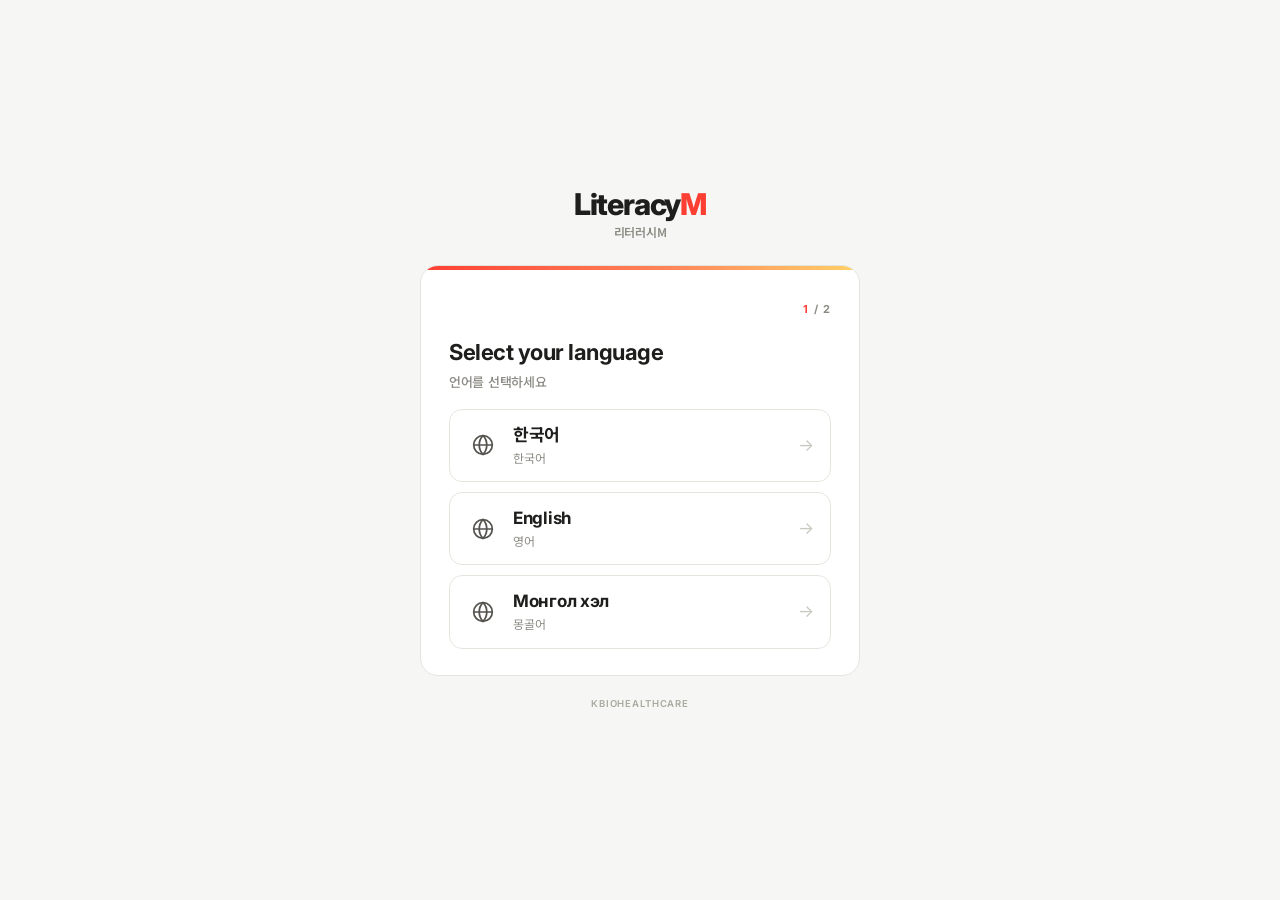
<file: index.html>
<!DOCTYPE html>
<html lang="ko">
<head>
<meta charset="utf-8" />
<meta name="viewport" content="width=device-width,initial-scale=1.0" />
<title>LiteracyM 사용자 매뉴얼</title>
<meta name="description" content="사용하시는 기기를 선택하면 회원가입·앱 설치·로그인 가이드가 열립니다." />
<meta name="theme-color" content="#f6f6f4" />
<link rel="preconnect" href="https://fonts.googleapis.com">
<link rel="preconnect" href="https://fonts.gstatic.com" crossorigin>
<link href="https://fonts.googleapis.com/css2?family=Inter:wght@400;500;600;700;800&family=Noto+Sans+KR:wght@400;500;600;700;900&display=swap" rel="stylesheet">
<style>
:root{
  --bg:#f6f6f4; --surface:#ffffff; --ink:#1e1e1c; --ink-soft:#54534e; --ink-faint:#8b8a83;
  --line:#e5e5df; --line-soft:#f0f0ea; --accent:#FD3F33; --accent-soft:#fff1ef;
}
*,*::before,*::after{box-sizing:border-box;margin:0;padding:0}
html{-webkit-text-size-adjust:100%}
body{font-family:'Noto Sans KR','Apple SD Gothic Neo',sans-serif;background:var(--bg);color:var(--ink);
  -webkit-font-smoothing:antialiased;line-height:1.6;min-height:100vh;min-height:100dvh;
  display:flex;flex-direction:column;align-items:center;padding:26px 18px 30px}

/* ---------- brand ---------- */
.brand{display:flex;flex-direction:column;align-items:center;gap:3px;margin-bottom:24px;flex:none}
.brand .wm{font-family:'Inter',sans-serif;font-size:26px;font-weight:800;letter-spacing:-1.2px;line-height:1}
.brand .wm em{font-style:normal;color:var(--accent)}
.brand .ko{font-size:12px;font-weight:600;color:var(--ink-faint);letter-spacing:-.3px}

/* ---------- card ---------- */
.app{width:100%;max-width:440px;display:flex;flex-direction:column}
.card{background:var(--surface);border:1px solid var(--line);border-radius:18px;
  padding:22px 20px 22px;position:relative;overflow:hidden}
.card::before{content:"";position:absolute;inset:0 0 auto;height:4px;
  background:linear-gradient(90deg,var(--accent),#ff8a5c 60%,#ffd166)}

/* ---------- step ---------- */
.step{display:none}
.step.on{display:block;animation:sin .26s ease both}
@keyframes sin{from{opacity:0;transform:translateX(10px)}to{opacity:1;transform:none}}
@media(prefers-reduced-motion:reduce){.step.on{animation:none}}

.top{display:flex;align-items:center;gap:10px;min-height:30px;margin-bottom:14px}
.back{border:none;background:none;font:inherit;font-size:13px;font-weight:700;color:var(--ink-faint);
  cursor:pointer;padding:6px 10px 6px 0;display:flex;align-items:center;gap:5px;border-radius:8px}
.back:hover{color:var(--accent)}
.back:focus-visible{outline:2px solid var(--accent);outline-offset:2px}
.top .sp{flex:1}
.count{font-family:'Inter',sans-serif;font-size:11px;font-weight:700;letter-spacing:.1em;color:var(--ink-faint)}
.count b{color:var(--accent)}

.doc-title{font-size:12.5px;font-weight:700;color:var(--accent);letter-spacing:-.3px;margin-bottom:7px;
  line-height:1.45}
h1{font-family:'Inter','Noto Sans KR',sans-serif;font-size:20px;font-weight:700;letter-spacing:-.5px;
  line-height:1.35;text-wrap:balance}
h1 span{display:block;font-family:'Noto Sans KR',sans-serif;font-size:13px;font-weight:500;
  color:var(--ink-faint);letter-spacing:-.3px;margin-top:5px}

/* ---------- options ---------- */
.opts{display:flex;flex-direction:column;gap:10px;margin-top:18px}
.opt{display:flex;align-items:center;gap:13px;width:100%;min-height:70px;padding:14px 16px;
  border:1.5px solid var(--line);border-radius:13px;background:var(--surface);
  font:inherit;color:var(--ink);text-align:left;text-decoration:none;cursor:pointer;
  transition:border-color .13s,background .13s,transform .08s;-webkit-tap-highlight-color:transparent}
.opt:hover{border-color:var(--accent);background:var(--accent-soft)}
.opt:active{transform:scale(.985)}
.opt:focus-visible{outline:2px solid var(--accent);outline-offset:2px}
.opt .ic{flex:none;width:34px;display:flex;align-items:center;justify-content:center;color:var(--ink-soft)}
.opt:hover .ic{color:var(--accent)}
.opt .tx{flex:1;min-width:0}
.opt .main{display:block;font-family:'Inter','Noto Sans KR',sans-serif;font-size:17px;font-weight:700;
  letter-spacing:-.3px;line-height:1.3}
.opt .sub{display:block;font-size:12px;color:var(--ink-faint);margin-top:2px}
.opt .go{flex:none;font-family:'Inter',sans-serif;font-size:17px;color:#c8c8bf}
.opt:hover .go{color:var(--accent)}

/* ---------- footer ---------- */
.note{margin-top:16px;font-size:11.5px;color:var(--ink-faint);text-align:center;line-height:1.7}
.mark{font-family:'Inter',sans-serif;font-size:9.5px;font-weight:600;letter-spacing:.09em;
  color:#a9a9a0;text-align:center;margin-top:20px;flex:none}

@media(min-width:520px){
  body{justify-content:center;padding:40px 20px}
  .card{padding:28px 28px 26px}
  h1{font-size:22px}
  .brand .wm{font-size:30px}
}

</style>
</head>
<body>

<div class="brand">
  <div class="wm">Literacy<em>M</em></div>
  <div class="ko">리터러시M</div>
</div>

<main class="app">
  <div class="card">

    <section class="step on" id="pick-lang">
      <div class="top"><span class="sp"></span><span class="count"><b>1</b> / 2</span></div>
      <h1>Select your language<span>언어를 선택하세요</span></h1>
      <div class="opts">
        <button class="opt" type="button" data-go="lang-ko">
          <span class="ic"><svg width="26" height="26" viewBox="0 0 24 24" fill="none" stroke="currentColor" stroke-width="1.6" stroke-linecap="round"><circle cx="12" cy="12" r="8.6"/><path d="M3.6 12h16.8"/><path d="M12 3.4c2.3 2.3 3.5 5.3 3.5 8.6S14.3 18.3 12 20.6c-2.3-2.3-3.5-5.3-3.5-8.6S9.7 5.7 12 3.4z"/></svg></span>
          <span class="tx"><span class="main">한국어</span><span class="sub">한국어</span></span>
          <span class="go">&rarr;</span>
        </button>
        <button class="opt" type="button" data-go="lang-en">
          <span class="ic"><svg width="26" height="26" viewBox="0 0 24 24" fill="none" stroke="currentColor" stroke-width="1.6" stroke-linecap="round"><circle cx="12" cy="12" r="8.6"/><path d="M3.6 12h16.8"/><path d="M12 3.4c2.3 2.3 3.5 5.3 3.5 8.6S14.3 18.3 12 20.6c-2.3-2.3-3.5-5.3-3.5-8.6S9.7 5.7 12 3.4z"/></svg></span>
          <span class="tx"><span class="main">English</span><span class="sub">영어</span></span>
          <span class="go">&rarr;</span>
        </button>
        <button class="opt" type="button" data-go="lang-mn">
          <span class="ic"><svg width="26" height="26" viewBox="0 0 24 24" fill="none" stroke="currentColor" stroke-width="1.6" stroke-linecap="round"><circle cx="12" cy="12" r="8.6"/><path d="M3.6 12h16.8"/><path d="M12 3.4c2.3 2.3 3.5 5.3 3.5 8.6S14.3 18.3 12 20.6c-2.3-2.3-3.5-5.3-3.5-8.6S9.7 5.7 12 3.4z"/></svg></span>
          <span class="tx"><span class="main">Монгол хэл</span><span class="sub">몽골어</span></span>
          <span class="go">&rarr;</span>
        </button>
      </div>
    </section>

    <section class="step" id="lang-ko">
      <div class="top"><button class="back" type="button" data-go="pick-lang">&larr; 뒤로</button><span class="sp"></span><span class="count"><b>2</b> / 2</span></div>
      <div class="doc-title">회원가입 · 앱 설치 · 로그인 가이드</div>
      <h1>사용하시는 기기를 선택하세요</h1>
      <div class="opts">
        <a class="opt" href="literacym-guide-android-ko.html">
          <span class="ic"><svg width="26" height="26" viewBox="0 0 24 24" fill="none" stroke="currentColor" stroke-width="1.6" stroke-linecap="round"><rect x="6" y="2.5" width="12" height="19" rx="2.4"/><path d="M9.6 18.8h4.8"/></svg></span>
          <span class="tx"><span class="main">Android</span><span class="sub">안드로이드</span></span>
          <span class="go">&rarr;</span>
        </a>
        <a class="opt" href="literacym-guide-iphone-ko.html">
          <span class="ic"><svg width="26" height="26" viewBox="0 0 24 24" fill="none" stroke="currentColor" stroke-width="1.6" stroke-linecap="round"><rect x="6" y="2.5" width="12" height="19" rx="3.2"/><path d="M10.2 5.1h3.6"/><path d="M10.4 19.2h3.2"/></svg></span>
          <span class="tx"><span class="main">iPhone</span><span class="sub">아이폰·iOS</span></span>
          <span class="go">&rarr;</span>
        </a>
      </div>
    </section>

    <section class="step" id="lang-en">
      <div class="top"><button class="back" type="button" data-go="pick-lang">&larr; Back</button><span class="sp"></span><span class="count"><b>2</b> / 2</span></div>
      <div class="doc-title">Sign-up · App Installation · Login Guide</div>
      <h1>Which phone do you use?</h1>
      <div class="opts">
        <a class="opt" href="literacym-guide-android-en.html">
          <span class="ic"><svg width="26" height="26" viewBox="0 0 24 24" fill="none" stroke="currentColor" stroke-width="1.6" stroke-linecap="round"><rect x="6" y="2.5" width="12" height="19" rx="2.4"/><path d="M9.6 18.8h4.8"/></svg></span>
          <span class="tx"><span class="main">Android</span><span class="sub">안드로이드</span></span>
          <span class="go">&rarr;</span>
        </a>
        <a class="opt" href="literacym-guide-iphone-en.html">
          <span class="ic"><svg width="26" height="26" viewBox="0 0 24 24" fill="none" stroke="currentColor" stroke-width="1.6" stroke-linecap="round"><rect x="6" y="2.5" width="12" height="19" rx="3.2"/><path d="M10.2 5.1h3.6"/><path d="M10.4 19.2h3.2"/></svg></span>
          <span class="tx"><span class="main">iPhone</span><span class="sub">아이폰·iOS</span></span>
          <span class="go">&rarr;</span>
        </a>
      </div>
    </section>

    <section class="step" id="lang-mn">
      <div class="top"><button class="back" type="button" data-go="pick-lang">&larr; Буцах</button><span class="sp"></span><span class="count"><b>2</b> / 2</span></div>
      <div class="doc-title">Бүртгүүлэх · Суулгах · Нэвтрэх заавар</div>
      <h1>Та ямар утас хэрэглэдэг вэ?</h1>
      <div class="opts">
        <a class="opt" href="literacym-guide-android-mn.html">
          <span class="ic"><svg width="26" height="26" viewBox="0 0 24 24" fill="none" stroke="currentColor" stroke-width="1.6" stroke-linecap="round"><rect x="6" y="2.5" width="12" height="19" rx="2.4"/><path d="M9.6 18.8h4.8"/></svg></span>
          <span class="tx"><span class="main">Android</span><span class="sub">안드로이드</span></span>
          <span class="go">&rarr;</span>
        </a>
        <a class="opt" href="literacym-guide-iphone-mn.html">
          <span class="ic"><svg width="26" height="26" viewBox="0 0 24 24" fill="none" stroke="currentColor" stroke-width="1.6" stroke-linecap="round"><rect x="6" y="2.5" width="12" height="19" rx="3.2"/><path d="M10.2 5.1h3.6"/><path d="M10.4 19.2h3.2"/></svg></span>
          <span class="tx"><span class="main">iPhone</span><span class="sub">아이폰·iOS</span></span>
          <span class="go">&rarr;</span>
        </a>
      </div>
    </section>

  </div>
</main>

<div class="mark">KBIOHEALTHCARE</div>

<script>
(function () {
  var steps = document.querySelectorAll(".step");
  if (steps.length < 2) return;
  function show(id) {
    steps.forEach(function (s) { s.classList.toggle("on", s.id === id); });
    try { if (history.replaceState) history.replaceState(null, "", "#" + id); } catch (e) {}
    window.scrollTo(0, 0);
  }
  document.querySelectorAll("[data-go]").forEach(function (b) {
    b.addEventListener("click", function () { show(b.dataset.go); });
  });
  var h = (location.hash || "").slice(1);
  if (h && document.getElementById(h)) show(h);
  window.addEventListener("hashchange", function () {
    var id = (location.hash || "").slice(1) || "pick-lang";
    if (document.getElementById(id)) show(id);
  });
})();
</script>
</body>
</html>
</file>
